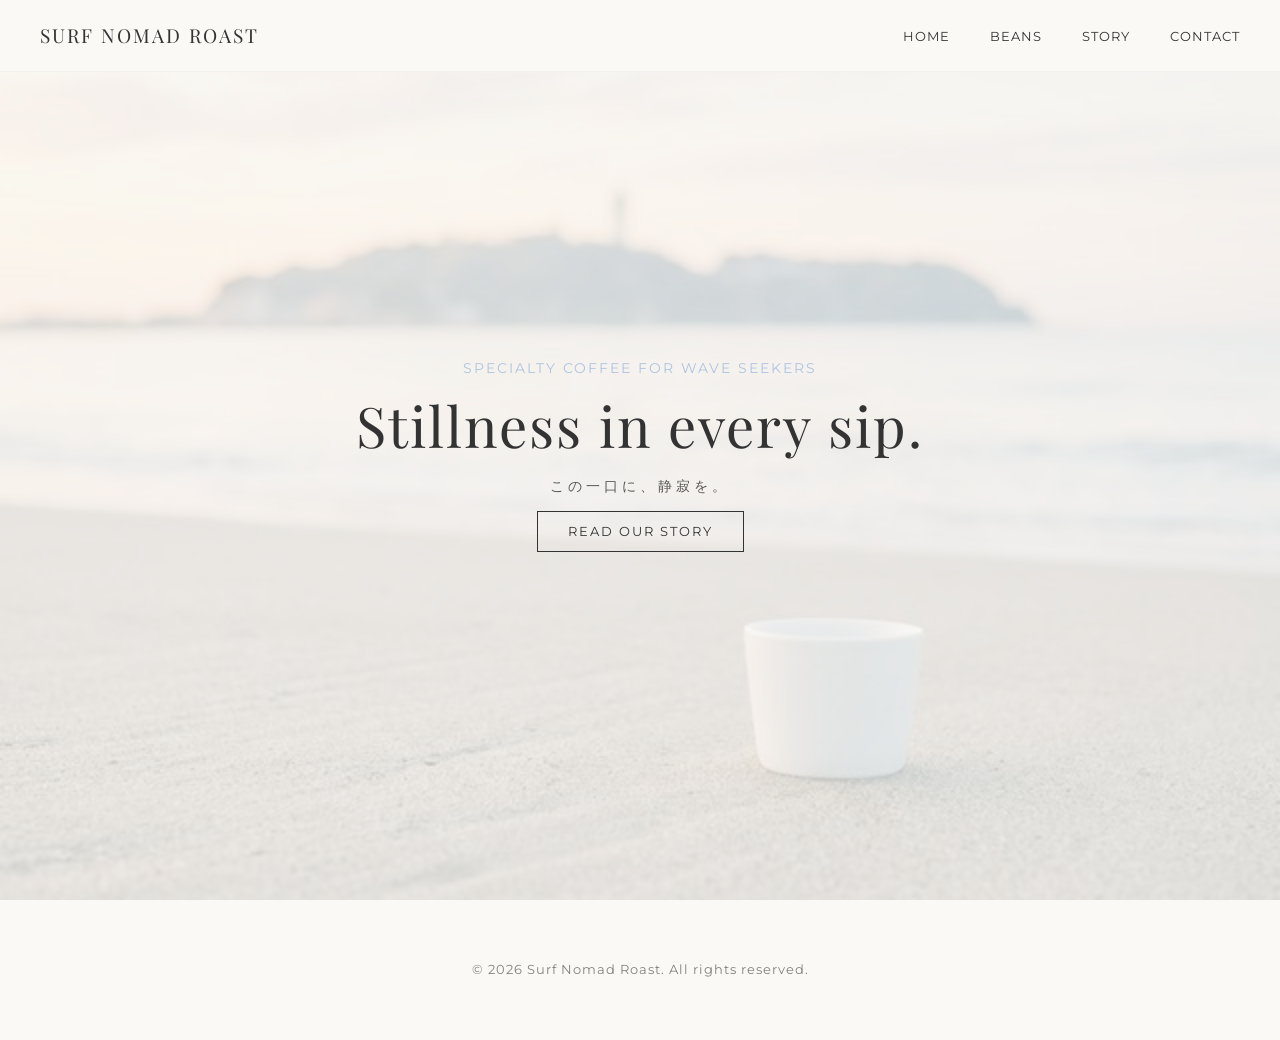
<file: index.html>
<!DOCTYPE html>
<html lang="ja">

<head>
    <meta charset="UTF-8">
    <meta name="viewport" content="width=device-width, initial-scale=1.0">
    <title>Surf Nomad Roast | 自分を見つめ直す時間です</title>

    <!-- Google Fonts -->
    <link rel="preconnect" href="https://fonts.googleapis.com">
    <link rel="preconnect" href="https://fonts.gstatic.com" crossorigin>
    <link
        href="https://fonts.googleapis.com/css2?family=Montserrat:wght@300;400&family=Playfair+Display:ital@0;1&display=swap"
        rel="stylesheet">

    <!-- Local CSS -->
    <link rel="stylesheet" href="css/style.css">
</head>

<body>

    <header>
        <div class="hero-bg"></div>

        <nav>
            <div class="nav-inner">
                <div class="logo"><a href="index.html">Surf Nomad Roast</a></div>
                <input type="checkbox" id="nav-toggle" class="nav-toggle">
                <label for="nav-toggle" class="nav-toggle-label">
                    <span></span>
                </label>
                <ul class="nav-links">
                    <li><a href="index.html">HOME</a></li>
                    <li><a href="products.html">BEANS</a></li>
                    <li><a href="about.html">STORY</a></li>
                    <li><a href="contact.html">CONTACT</a></li>
                </ul>
            </div>
            <div class="cart-placeholder"></div>
        </nav>

        <div class="hero-content">
            <p class="hero-subtitle">Specialty Coffee for Wave Seekers</p>
            <h1 class="hero-title">Stillness in every sip.</h1>
            <p class="hero-jp-subtitle">この一口に、静寂を。</p>
            <a href="about.html" class="cta-button">Read Our Story</a>
        </div>
    </header>

    <main>
        <!-- Homepage is focused on the Hero experience for maximum stillness -->
    </main>

    <footer>
        <p>&copy; 2026 Surf Nomad Roast. All rights reserved.</p>
    </footer>

</body>

</html>
</file>
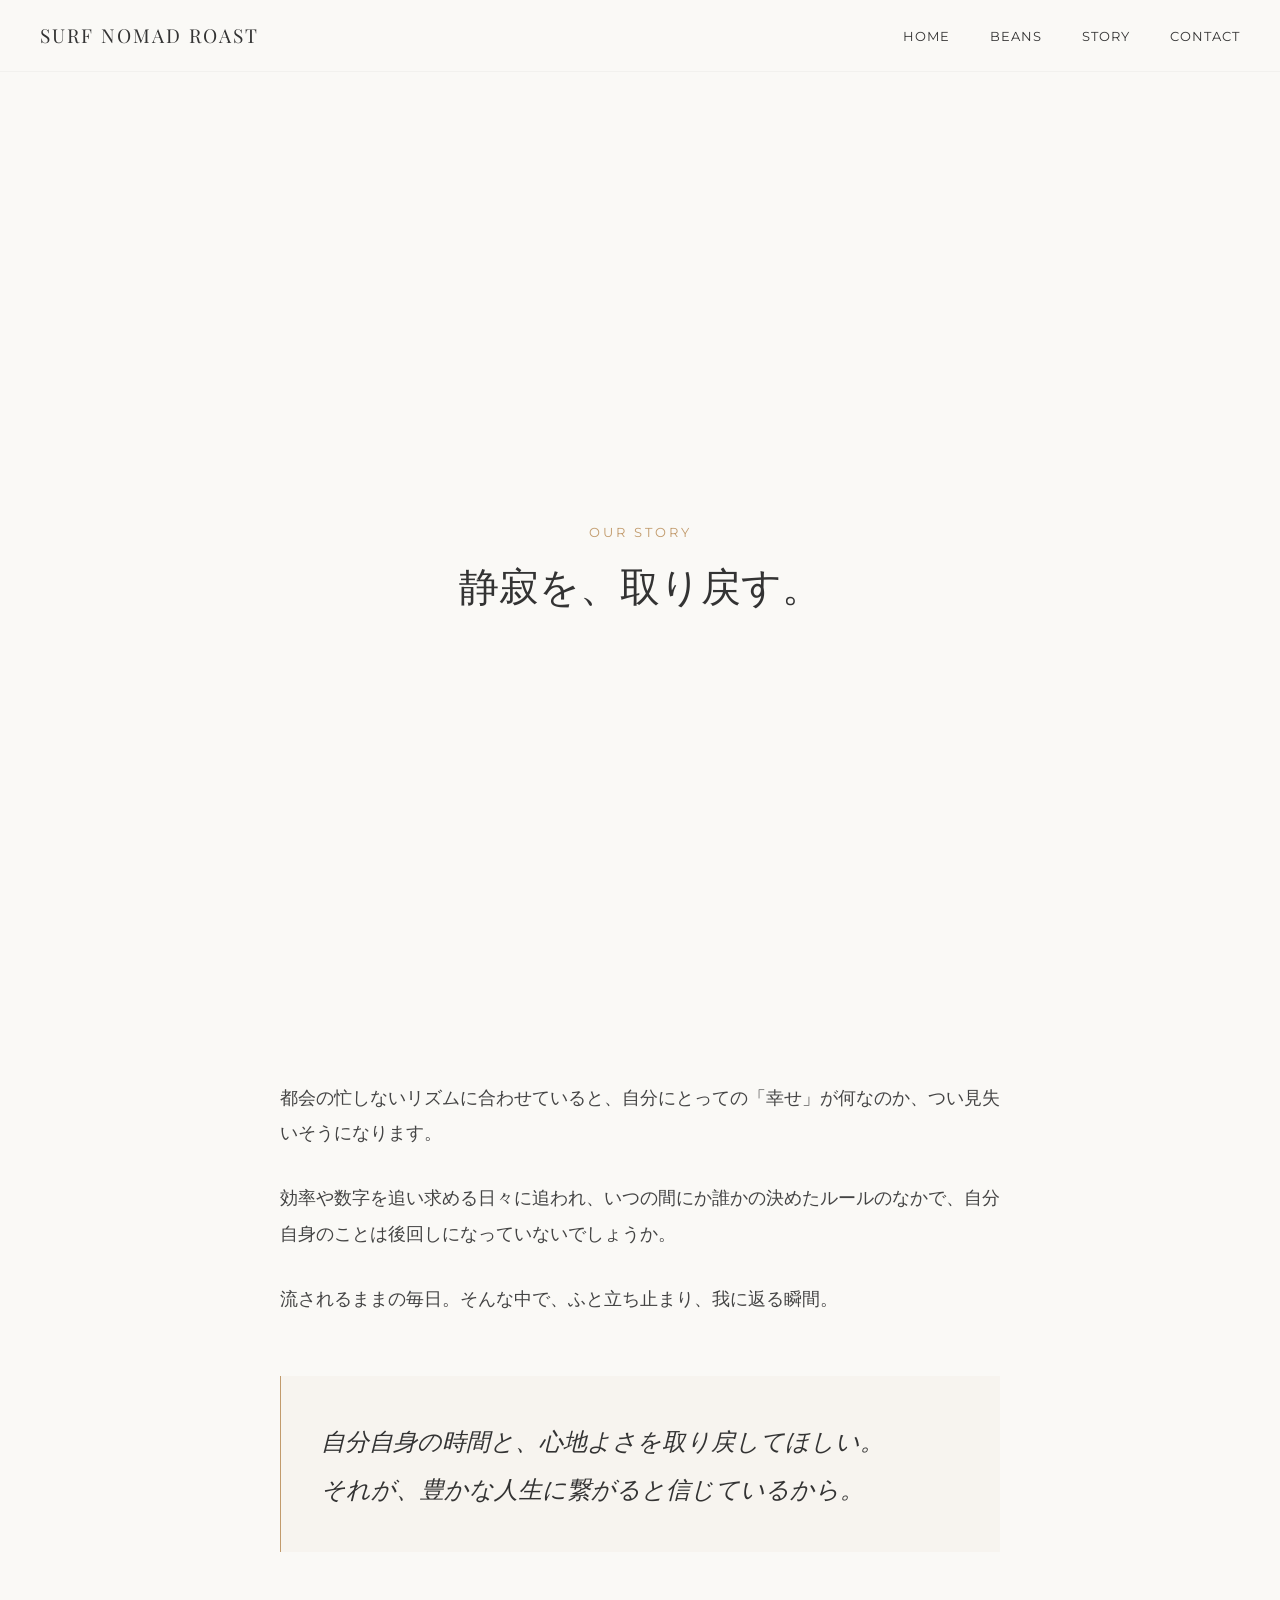
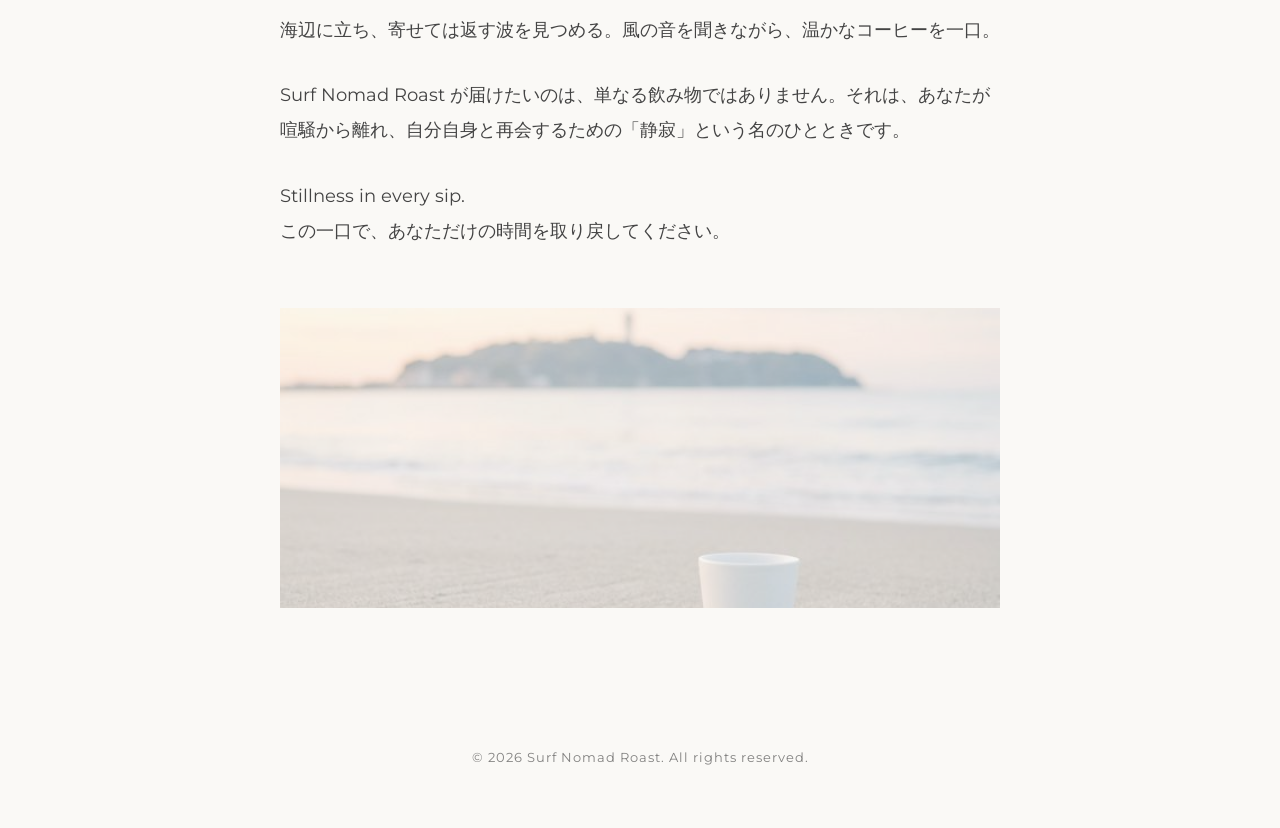
<file: about.html>
<!DOCTYPE html>
<html lang="ja">

<head>
    <meta charset="UTF-8">
    <meta name="viewport" content="width=device-width, initial-scale=1.0">
    <title>Our Story | Surf Nomad Roast</title>

    <!-- Google Fonts -->
    <link rel="preconnect" href="https://fonts.googleapis.com">
    <link rel="preconnect" href="https://fonts.gstatic.com" crossorigin>
    <link
        href="https://fonts.googleapis.com/css2?family=Montserrat:wght@300;400&family=Playfair+Display:ital@0;1&display=swap"
        rel="stylesheet">

    <!-- Local CSS -->
    <link rel="stylesheet" href="css/style.css">
</head>

<body>

    <nav>
        <div class="nav-inner">
            <div class="logo"><a href="index.html">Surf Nomad Roast</a></div>
            <input type="checkbox" id="nav-toggle" class="nav-toggle">
            <label for="nav-toggle" class="nav-toggle-label">
                <span></span>
            </label>
            <ul class="nav-links">
                <li><a href="index.html">HOME</a></li>
                <li><a href="products.html">BEANS</a></li>
                <li><a href="about.html">STORY</a></li>
                <li><a href="contact.html">CONTACT</a></li>
            </ul>
        </div>
    </nav>

    <main class="story-container">
        <header class="page-header">
            <p class="subtitle">Our Story</p>
            <h1 class="page-title">静寂を、取り戻す。</h1>
        </header>

        <section class="story-content">
            <p>
                都会の忙しないリズムに合わせていると、自分にとっての「幸せ」が何なのか、つい見失いそうになります。
            </p>

            <p>
                効率や数字を追い求める日々に追われ、いつの間にか誰かの決めたルールのなかで、自分自身のことは後回しになっていないでしょうか。
            </p>

            <p>
                流されるままの毎日。そんな中で、ふと立ち止まり、我に返る瞬間。
            </p>

            <div class="story-quote">
                <blockquote>
                    自分自身の時間と、心地よさを取り戻してほしい。<br>
                    それが、豊かな人生に繋がると信じているから。
                </blockquote>
            </div>

            <p>
                海辺に立ち、寄せては返す波を見つめる。風の音を聞きながら、温かなコーヒーを一口。
            </p>

            <p>
                Surf Nomad Roast が届けたいのは、単なる飲み物ではありません。それは、あなたが喧騒から離れ、自分自身と再会するための「静寂」という名のひとときです。
            </p>

            <p>
                Stillness in every sip. <br>
                この一口で、あなただけの時間を取り戻してください。
            </p>
        </section>

        <div class="story-footer-image">
            <!-- Placeholder for a peaceful image -->
            <div class="placeholder-img"></div>
        </div>
    </main>

    <footer>
        <p>&copy; 2026 Surf Nomad Roast. All rights reserved.</p>
    </footer>

</body>

</html>
</file>
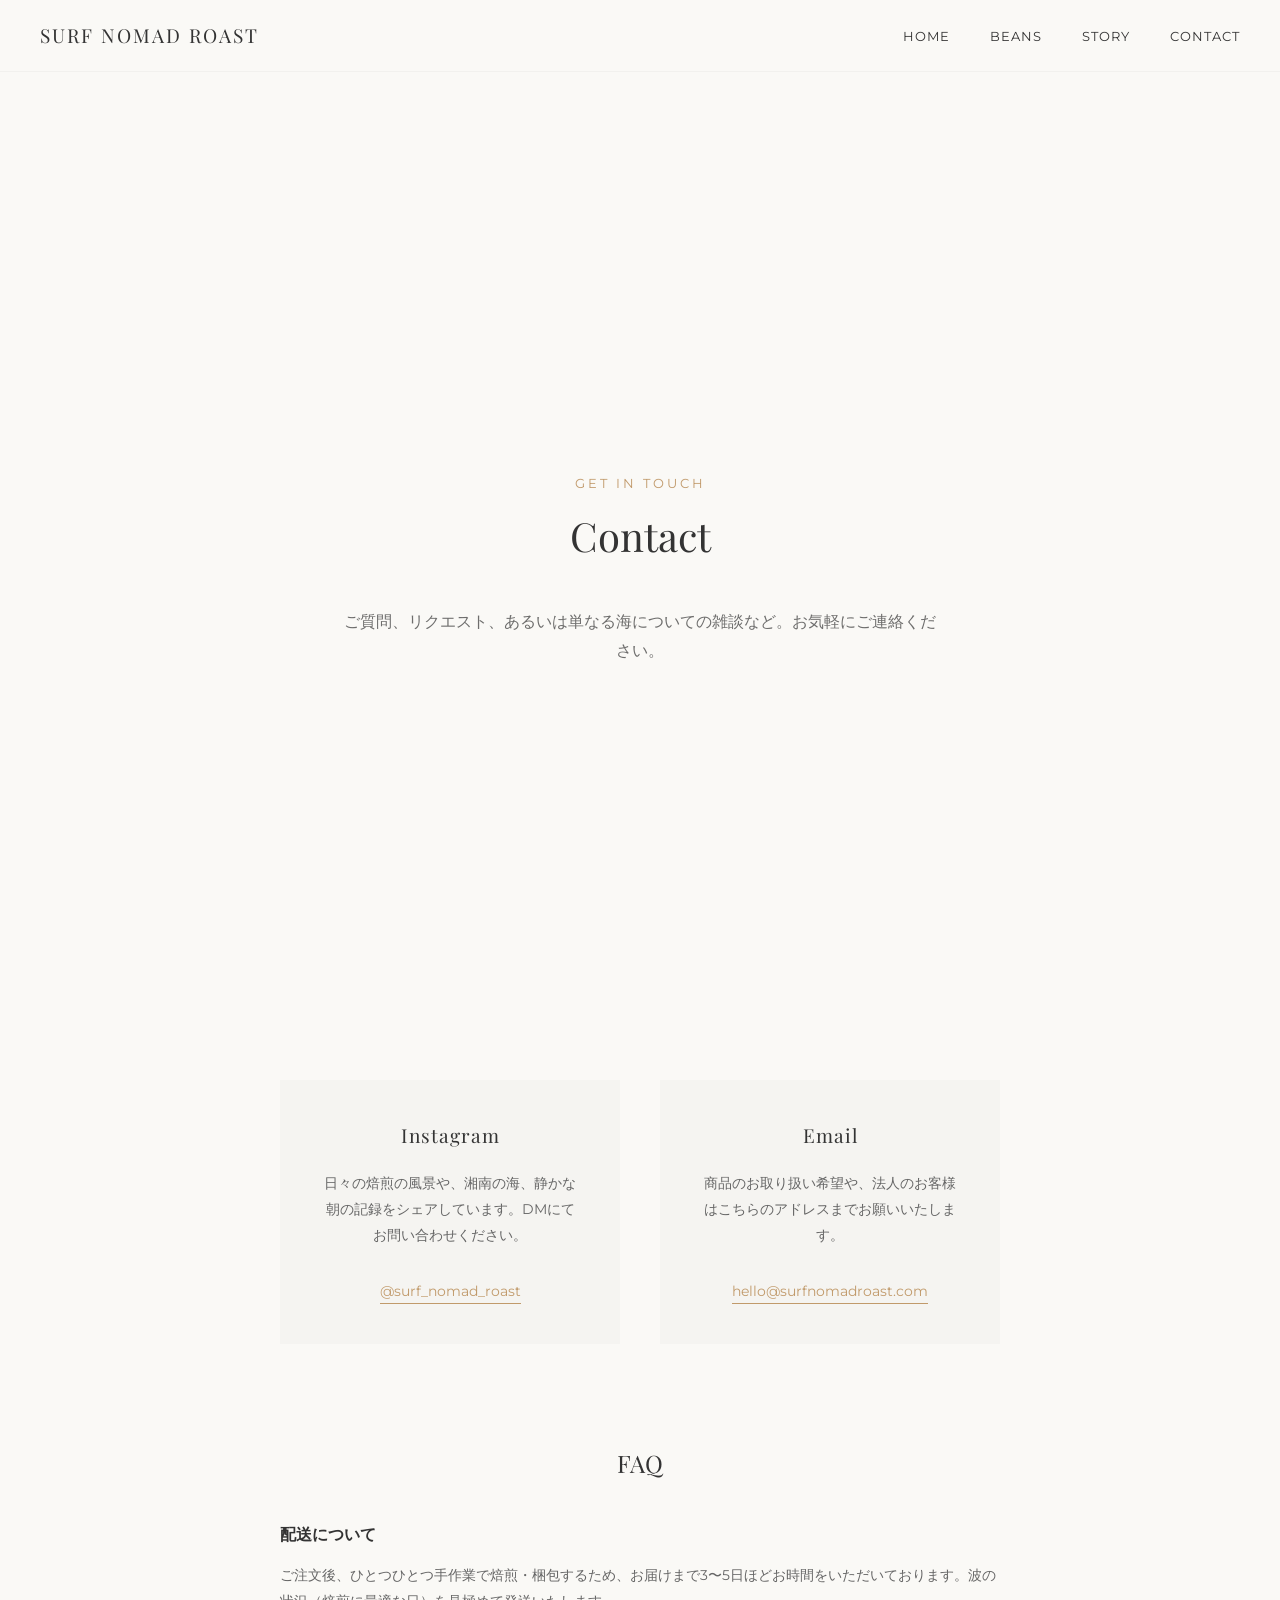
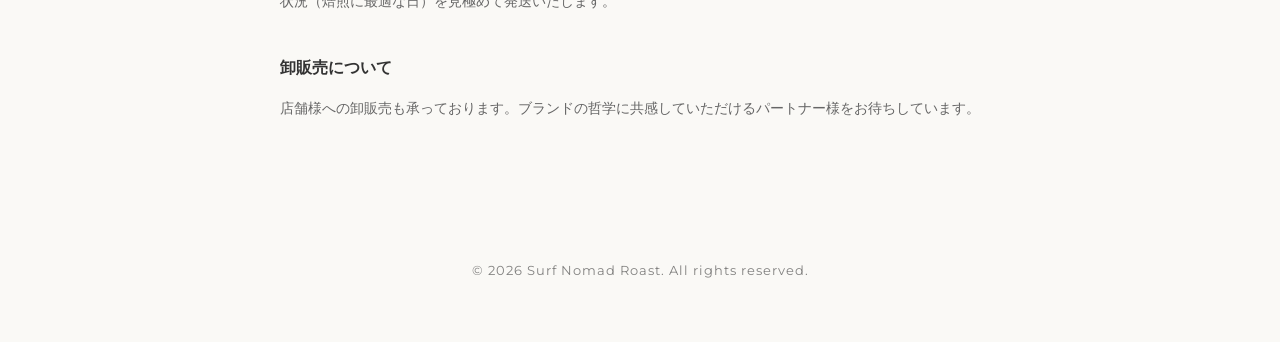
<file: contact.html>
<!DOCTYPE html>
<html lang="ja">

<head>
    <meta charset="UTF-8">
    <meta name="viewport" content="width=device-width, initial-scale=1.0">
    <title>Contact | Surf Nomad Roast</title>

    <!-- Google Fonts -->
    <link rel="preconnect" href="https://fonts.googleapis.com">
    <link rel="preconnect" href="https://fonts.gstatic.com" crossorigin>
    <link
        href="https://fonts.googleapis.com/css2?family=Montserrat:wght@300;400&family=Playfair+Display:ital@0;1&display=swap"
        rel="stylesheet">

    <!-- Local CSS -->
    <link rel="stylesheet" href="css/style.css">
</head>

<body>

    <nav>
        <div class="nav-inner">
            <div class="logo"><a href="index.html">Surf Nomad Roast</a></div>
            <input type="checkbox" id="nav-toggle" class="nav-toggle">
            <label for="nav-toggle" class="nav-toggle-label">
                <span></span>
            </label>
            <ul class="nav-links">
                <li><a href="index.html">HOME</a></li>
                <li><a href="products.html">BEANS</a></li>
                <li><a href="about.html">STORY</a></li>
                <li><a href="contact.html">CONTACT</a></li>
            </ul>
        </div>
    </nav>

    <main class="contact-container">
        <header class="page-header">
            <p class="subtitle">Get in Touch</p>
            <h1 class="page-title">Contact</h1>
            <p class="page-intro">ご質問、リクエスト、あるいは単なる海についての雑談など。お気軽にご連絡ください。</p>
        </header>

        <section class="contact-methods">
            <div class="contact-card">
                <h2>Instagram</h2>
                <p>日々の焙煎の風景や、湘南の海、静かな朝の記録をシェアしています。DMにてお問い合わせください。</p>
                <a href="#" class="contact-link">@surf_nomad_roast</a>
            </div>

            <div class="contact-card">
                <h2>Email</h2>
                <p>商品のお取り扱い希望や、法人のお客様はこちらのアドレスまでお願いいたします。</p>
                <a href="mailto:hello@surfnomadroast.com" class="contact-link">hello@surfnomadroast.com</a>
            </div>
        </section>

        <section class="contact-faq">
            <h3>FAQ</h3>
            <div class="faq-item">
                <h4>配送について</h4>
                <p>ご注文後、ひとつひとつ手作業で焙煎・梱包するため、お届けまで3〜5日ほどお時間をいただいております。波の状況（焙煎に最適な日）を見極めて発送いたします。</p>
            </div>
            <div class="faq-item">
                <h4>卸販売について</h4>
                <p>店舗様への卸販売も承っております。ブランドの哲学に共感していただけるパートナー様をお待ちしています。</p>
            </div>
        </section>
    </main>

    <footer>
        <p>&copy; 2026 Surf Nomad Roast. All rights reserved.</p>
    </footer>

</body>

</html>
</file>
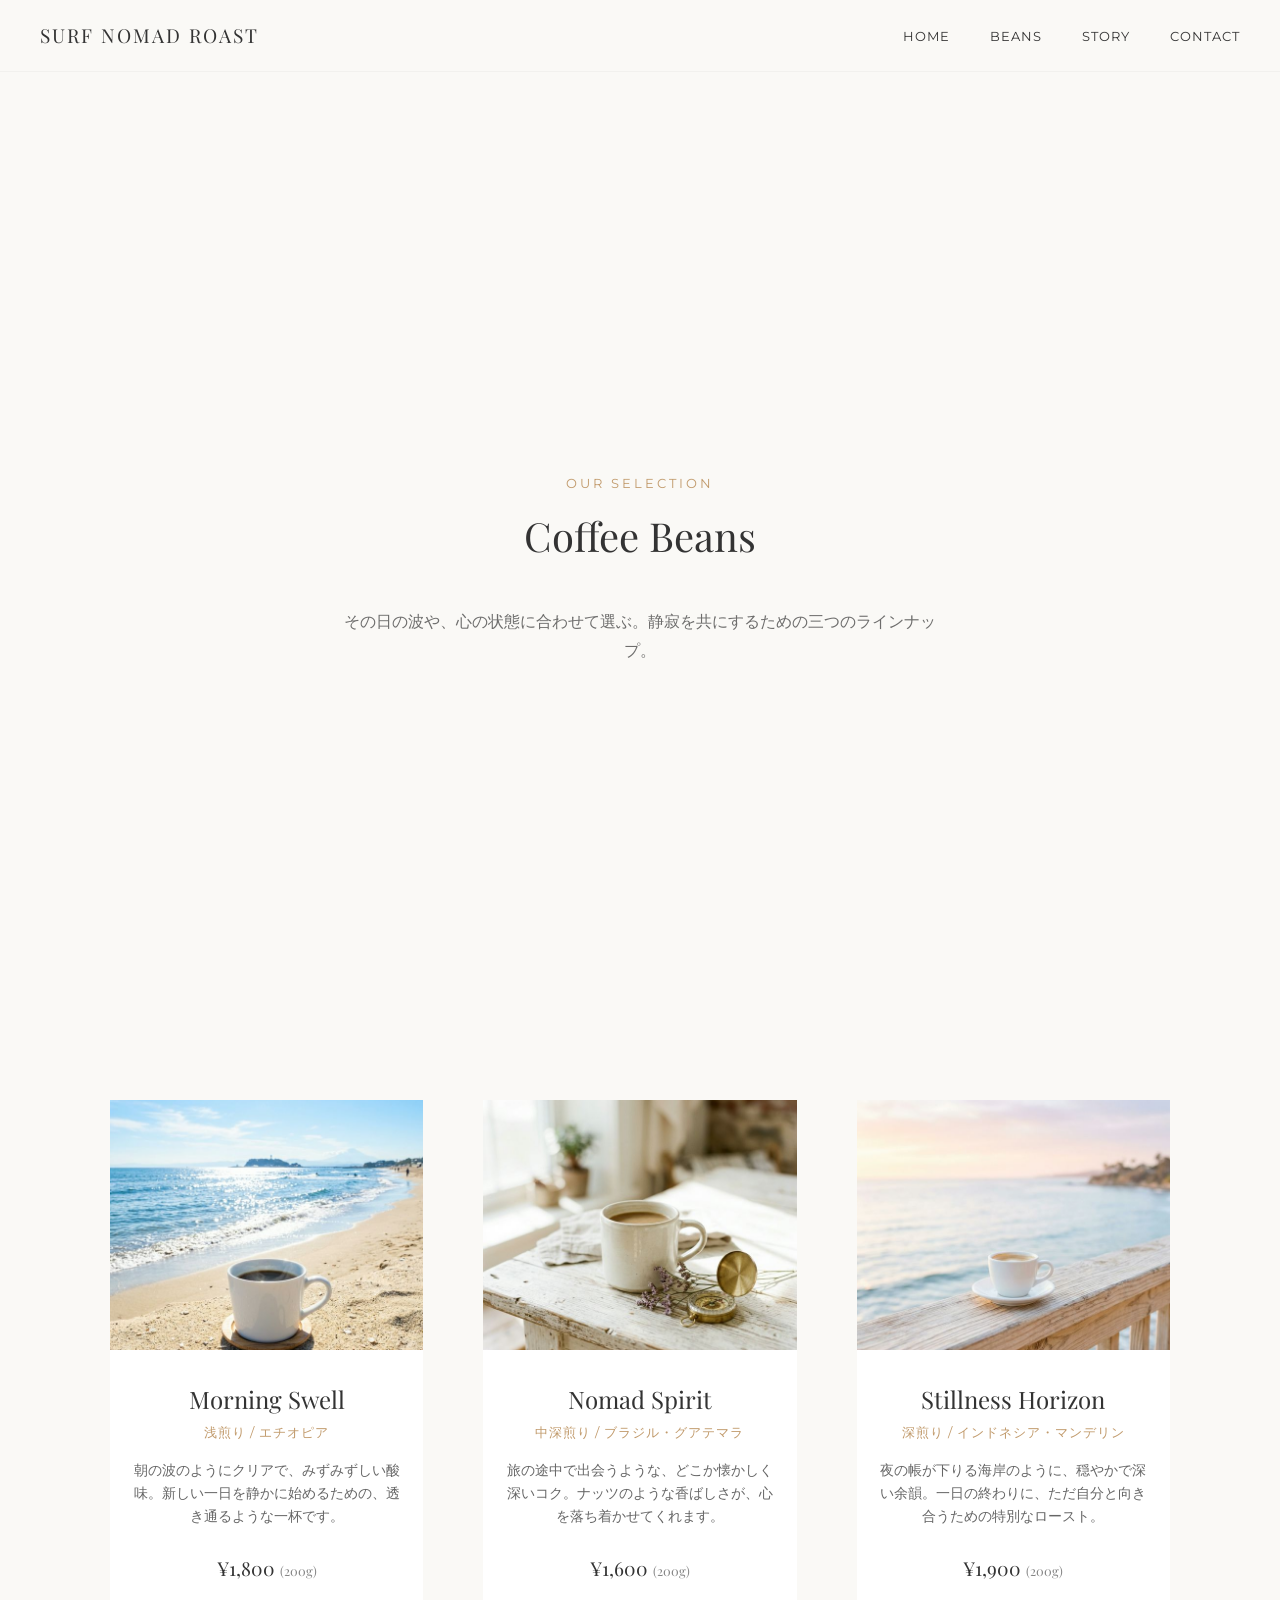
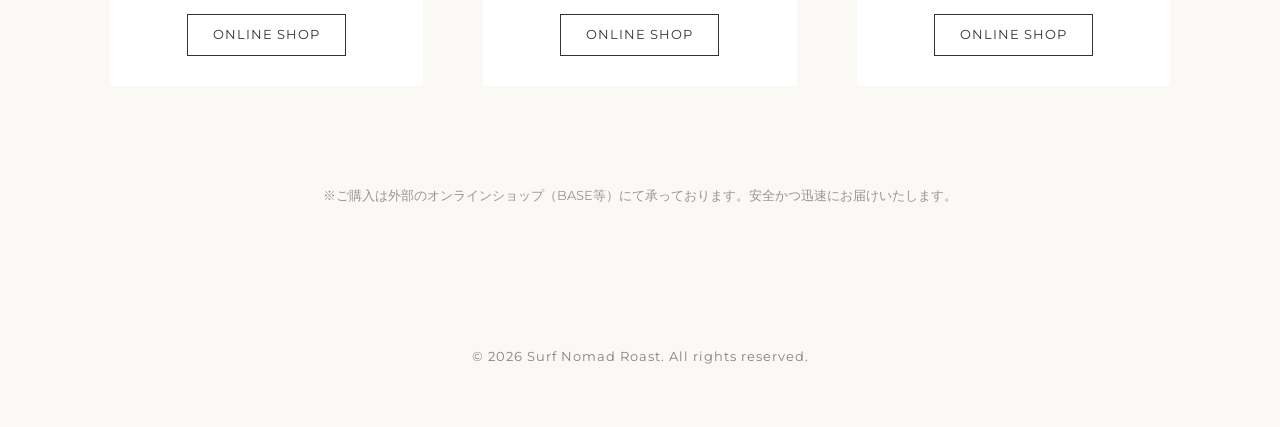
<file: products.html>
<!DOCTYPE html>
<html lang="ja">

<head>
    <meta charset="UTF-8">
    <meta name="viewport" content="width=device-width, initial-scale=1.0">
    <title>Coffee Beans | Surf Nomad Roast</title>

    <!-- Google Fonts -->
    <link rel="preconnect" href="https://fonts.googleapis.com">
    <link rel="preconnect" href="https://fonts.gstatic.com" crossorigin>
    <link
        href="https://fonts.googleapis.com/css2?family=Montserrat:wght@300;400&family=Playfair+Display:ital@0;1&display=swap"
        rel="stylesheet">

    <!-- Local CSS -->
    <link rel="stylesheet" href="css/style.css">
</head>

<body>

    <nav>
        <div class="nav-inner">
            <div class="logo"><a href="index.html">Surf Nomad Roast</a></div>
            <input type="checkbox" id="nav-toggle" class="nav-toggle">
            <label for="nav-toggle" class="nav-toggle-label">
                <span></span>
            </label>
            <ul class="nav-links">
                <li><a href="index.html">HOME</a></li>
                <li><a href="products.html">BEANS</a></li>
                <li><a href="about.html">STORY</a></li>
                <li><a href="contact.html">CONTACT</a></li>
            </ul>
        </div>
    </nav>

    <main class="products-container">
        <header class="page-header">
            <p class="subtitle">Our Selection</p>
            <h1 class="page-title">Coffee Beans</h1>
            <p class="page-intro">その日の波や、心の状態に合わせて選ぶ。静寂を共にするための三つのラインナップ。</p>
        </header>

        <section class="product-grid">
            <!-- Product 1 -->
            <article class="product-card">
                <div class="product-image">
                    <img src="images/morning_swell.png" alt="Morning Swell">
                </div>
                <div class="product-info">
                    <h2 class="product-name">Morning Swell</h2>
                    <p class="product-note">浅煎り / エチオピア</p>
                    <p class="product-desc">朝の波のようにクリアで、みずみずしい酸味。新しい一日を静かに始めるための、透き通るような一杯です。</p>
                    <p class="product-price">¥1,800 <span class="unit">(200g)</span></p>
                    <a href="#" class="buy-button">Online Shop</a>
                </div>
            </article>

            <!-- Product 2 -->
            <article class="product-card">
                <div class="product-image">
                    <img src="images/nomad_spirit.png" alt="Nomad Spirit">
                </div>
                <div class="product-info">
                    <h2 class="product-name">Nomad Spirit</h2>
                    <p class="product-note">中深煎り / ブラジル・グアテマラ</p>
                    <p class="product-desc">旅の途中で出会うような、どこか懐かしく深いコク。ナッツのような香ばしさが、心を落ち着かせてくれます。</p>
                    <p class="product-price">¥1,600 <span class="unit">(200g)</span></p>
                    <a href="#" class="buy-button">Online Shop</a>
                </div>
            </article>

            <!-- Product 3 -->
            <article class="product-card">
                <div class="product-image">
                    <img src="images/stillness_horizon.png" alt="Stillness Horizon">
                </div>
                <div class="product-info">
                    <h2 class="product-name">Stillness Horizon</h2>
                    <p class="product-note">深煎り / インドネシア・マンデリン</p>
                    <p class="product-desc">夜の帳が下りる海岸のように、穏やかで深い余韻。一日の終わりに、ただ自分と向き合うための特別なロースト。</p>
                    <p class="product-price">¥1,900 <span class="unit">(200g)</span></p>
                    <a href="#" class="buy-button">Online Shop</a>
                </div>
            </article>
        </section>

        <section class="external-info">
            <p>※ご購入は外部のオンラインショップ（BASE等）にて承っております。安全かつ迅速にお届けいたします。</p>
        </section>
    </main>

    <footer>
        <p>&copy; 2026 Surf Nomad Roast. All rights reserved.</p>
    </footer>

</body>

</html>
</file>
<file: css/style.css>
:root {
    /* Colors based on 'Airy Stillness' concept */
    --base-color: #FAF9F6;
    --main-color: #B0C4DE;
    /* Morning Mist Blue */
    --accent-color: #C19A6B;
    /* Sun-kissed Wood */
    --text-color: #333333;
    --white: #FFFFFF;

    /* Typography */
    --font-serif: 'Playfair Display', serif;
    --font-sans: 'Montserrat', sans-serif;
}

* {
    margin: 0;
    padding: 0;
    box-sizing: border-box;
}

body {
    background-color: var(--base-color);
    color: var(--text-color);
    font-family: var(--font-sans);
    line-height: 1.6;
    overflow-x: hidden;
}

h1,
h2,
h3 {
    font-family: var(--font-serif);
    font-weight: 400;
}

/* Header & Navigation */
header {
    height: 100vh;
    width: 100%;
    position: relative;
    display: flex;
    flex-direction: column;
    justify-content: center;
    align-items: center;
    text-align: center;
    padding: 20px;
}

nav {
    position: fixed;
    top: 0;
    left: 0;
    width: 100%;
    background-color: rgba(250, 249, 246, 0.98);
    backdrop-filter: blur(8px);
    z-index: 1000;
    border-bottom: 1px solid rgba(0, 0, 0, 0.03);
    transition: all 0.3s ease;
}

.nav-inner {
    max-width: 1400px;
    margin: 0 auto;
    padding: 20px 40px;
    display: flex;
    justify-content: space-between;
    align-items: center;
}

.logo {
    font-family: var(--font-serif);
    font-size: 1.2rem;
    letter-spacing: 2px;
    text-transform: uppercase;
}

.logo a {
    text-decoration: none;
    color: inherit;
    display: block;
}

/* Navigation Toggle (Hidden by default) */
.nav-toggle {
    display: none !important;
    opacity: 0;
    pointer-events: none;
    position: absolute;
}

.nav-links {
    display: flex;
    list-style: none;
    gap: 40px;
    margin-left: auto;
    /* Increased gap slightly for better breathing room */
}

.nav-links a {
    text-decoration: none;
    color: var(--text-color);
    font-size: 0.8rem;
    text-transform: uppercase;
    letter-spacing: 1px;
    transition: opacity 0.3s;
}

.nav-links a:hover {
    opacity: 0.6;
}

/* Hero Section */
.hero-content {
    z-index: 1;
}

.hero-title {
    font-size: 3.5rem;
    margin-bottom: 5px;
    letter-spacing: 2px;
}

.hero-jp-subtitle {
    font-size: 0.9rem;
    letter-spacing: 4px;
    margin-bottom: 20px;
    opacity: 0.8;
}

.hero-subtitle {
    font-size: 0.9rem;
    letter-spacing: 2px;
    color: var(--main-color);
    text-transform: uppercase;
}

/* Hero Image Background (placeholder/style) */
.hero-bg {
    position: absolute;
    top: 0;
    left: 0;
    width: 100%;
    height: 100%;
    background-image: url('../images/hero_bg.png');
    /* Completely clean image (no text) */
    background-size: cover;
    background-position: center;
    opacity: 0.25;
    /* Slightly increased for better visibility of the photo */
    z-index: 0;
}

/* Call to Action */
.cta-button {
    margin-top: 40px;
    padding: 12px 30px;
    border: 1px solid var(--text-color);
    background: transparent;
    color: var(--text-color);
    text-decoration: none;
    font-size: 0.8rem;
    letter-spacing: 2px;
    text-transform: uppercase;
    transition: all 0.3s;
}

.cta-button:hover {
    background-color: var(--text-color);
    color: var(--base-color);
}

/* Unified Header handled by nav class above */
.story-container {
    max-width: 800px;
    margin: 120px auto 80px;
    /* Added top margin for fixed header */
    padding: 0 40px;
}

.page-header {
    text-align: center;
    margin-bottom: 60px;
}

.page-header .subtitle {
    font-size: 0.8rem;
    letter-spacing: 3px;
    text-transform: uppercase;
    color: var(--accent-color);
    margin-bottom: 10px;
}

.page-title {
    font-size: 2.5rem;
}

.story-content {
    font-size: 1.1rem;
    line-height: 2;
    color: #444;
}

.story-content p {
    margin-bottom: 30px;
}

.story-content .lead {
    font-size: 1.3rem;
    color: var(--text-color);
    margin-bottom: 50px;
}

.story-quote {
    margin: 60px 0;
    padding: 40px;
    border-left: 1px solid var(--accent-color);
    background-color: rgba(193, 154, 107, 0.05);
}

.story-quote blockquote {
    font-family: var(--font-serif);
    font-size: 1.5rem;
    font-style: italic;
    color: var(--text-color);
}

.placeholder-img {
    width: 100%;
    height: 300px;
    background-color: #eee;
    margin-top: 60px;
    background-image: url('../images/hero_bg.png');
    background-size: cover;
    background-position: center;
    opacity: 0.5;
}

footer {
    text-align: center;
    padding: 60px 20px;
    font-size: 0.8rem;
    opacity: 0.6;
    letter-spacing: 1px;
}

/* Products Page Styles */
.products-container {
    max-width: 1100px;
    margin: 120px auto 80px;
    /* Added top margin for fixed header */
    padding: 0 20px;
}

.page-intro {
    max-width: 600px;
    margin: 40px auto 0;
    /* Increased margin-top for better spacing from the title */
    font-size: 1rem;
    line-height: 1.8;
    opacity: 0.7;
}

.product-grid {
    display: grid;
    grid-template-columns: repeat(auto-fit, minmax(300px, 1fr));
    gap: 60px;
    margin-top: 80px;
}

.product-card {
    background-color: var(--white);
    transition: transform 0.3s ease;
}

.product-image {
    width: 100%;
    height: 250px;
    overflow: hidden;
    background-color: #f0f0f0;
}

.product-image img {
    width: 100%;
    height: 100%;
    object-fit: cover;
    transition: transform 0.5s ease;
}

.product-card:hover .product-image img {
    transform: scale(1.05);
}

.product-info {
    padding: 30px 20px;
    text-align: center;
}

.product-name {
    font-size: 1.5rem;
    margin-bottom: 5px;
}

.product-note {
    font-size: 0.8rem;
    color: var(--accent-color);
    margin-bottom: 15px;
    text-transform: uppercase;
    letter-spacing: 1px;
}

.product-desc {
    font-size: 0.9rem;
    color: #666;
    margin-bottom: 25px;
}

.product-price {
    font-size: 1.2rem;
    margin-bottom: 30px;
    font-family: var(--font-serif);
}

.product-price .unit {
    font-size: 0.8rem;
    opacity: 0.6;
}

.buy-button {
    display: inline-block;
    padding: 10px 25px;
    border: 1px solid var(--text-color);
    text-decoration: none;
    color: var(--text-color);
    font-size: 0.8rem;
    text-transform: uppercase;
    letter-spacing: 1px;
    transition: all 0.3s;
}

.buy-button:hover {
    background-color: var(--text-color);
    color: var(--base-color);
}

.external-info {
    text-align: center;
    margin-top: 100px;
    font-size: 0.8rem;
    opacity: 0.5;
}

/* Responsive */
/* Contact Page Styles */
.contact-container {
    max-width: 800px;
    margin: 120px auto 80px;
    /* Added top margin for fixed header */
    padding: 0 40px;
}

.contact-methods {
    display: grid;
    grid-template-columns: 1fr 1fr;
    gap: 40px;
    margin-top: 60px;
    margin-bottom: 100px;
}

.contact-card {
    padding: 40px;
    background-color: rgba(0, 0, 0, 0.02);
    text-align: center;
}

.contact-card h2 {
    font-size: 1.2rem;
    margin-bottom: 20px;
    letter-spacing: 1px;
}

.contact-card p {
    font-size: 0.9rem;
    line-height: 1.8;
    color: #666;
    margin-bottom: 30px;
}

.contact-link {
    color: var(--accent-color);
    text-decoration: none;
    font-size: 0.9rem;
    border-bottom: 1px solid var(--accent-color);
    padding-bottom: 3px;
    transition: opacity 0.3s;
}

.contact-link:hover {
    opacity: 0.6;
}

.contact-faq {
    margin-top: 80px;
}

.contact-faq h3 {
    text-align: center;
    font-size: 1.5rem;
    margin-bottom: 40px;
    font-family: var(--font-serif);
}

.faq-item {
    margin-bottom: 40px;
}

.faq-item h4 {
    font-size: 1rem;
    margin-bottom: 15px;
}

.faq-item p {
    font-size: 0.9rem;
    line-height: 1.8;
    color: #666;
}

@media (max-width: 768px) {
    .contact-methods {
        grid-template-columns: 1fr;
    }
}

/* Homepage Sections */
.home-container {
    max-width: 1100px;
    margin: 100px auto;
    padding: 0 40px;
}

.home-intro {
    text-align: center;
    margin: 120px auto;
}

.home-intro .subtitle {
    font-size: 0.8rem;
    letter-spacing: 3px;
    text-transform: uppercase;
    color: var(--accent-color);
    margin-bottom: 20px;
}

.home-intro h2 {
    font-size: 2.2rem;
    margin-bottom: 30px;
    font-family: var(--font-serif);
}

.home-intro .intro-text {
    max-width: 700px;
    margin: 0 auto 40px;
    line-height: 2.2;
    color: #555;
    font-size: 1.1rem;
}

.link-styled {
    color: var(--text-color);
    text-decoration: none;
    font-size: 0.9rem;
    border-bottom: 1px solid var(--accent-color);
    padding-bottom: 5px;
    transition: opacity 0.3s;
}

.link-styled:hover {
    opacity: 0.6;
}

/* Featured Product */
.featured-product {
    margin: 150px 0;
    padding: 100px 40px;
    background-color: white;
}

.featured-inner {
    display: flex;
    align-items: center;
    gap: 80px;
    max-width: 1000px;
    margin: 0 auto;
}

.featured-image {
    flex: 1.2;
}

.featured-image img {
    width: 100%;
    height: auto;
    object-fit: cover;
    box-shadow: 30px 30px 0 var(--base-color);
}

.featured-info {
    flex: 1;
}

.featured-info .tag {
    font-size: 0.7rem;
    letter-spacing: 2px;
    text-transform: uppercase;
    color: var(--accent-color);
    margin-bottom: 15px;
}

.featured-info h3 {
    font-size: 2.5rem;
    margin-bottom: 25px;
    font-family: var(--font-serif);
}

.featured-info .desc {
    margin-bottom: 40px;
    line-height: 2;
    color: #666;
}

@media (max-width: 900px) {
    .featured-inner {
        flex-direction: column;
        gap: 60px;
    }

    .featured-info {
        text-align: center;
    }

    .featured-image img {
        box-shadow: 15px 15px 0 var(--base-color);
    }
}

.nav-toggle {
    display: none !important;
}

/* Mobile Styles (Override Desktop) */
@media (max-width: 768px) {
    .nav-toggle-label {
        display: block;
        margin-left: auto;
        cursor: pointer;
        padding: 10px;
        z-index: 1001;
    }

    .nav-toggle-label span,
    .nav-toggle-label span::before,
    .nav-toggle-label span::after {
        display: block;
        background: var(--text-color);
        height: 1px;
        width: 25px;
        position: relative;
    }

    .nav-toggle-label span::before,
    .nav-toggle-label span::after {
        content: '';
        position: absolute;
    }

    .nav-toggle-label span::before {
        bottom: 7px;
    }

    .nav-toggle-label span::after {
        top: 7px;
    }

    /* Menu Visibility Logic */
    .nav-links {
        position: fixed;
        top: 0;
        left: 0;
        width: 100%;
        height: 100vh;
        background: rgba(250, 249, 246, 0.98);
        backdrop-filter: blur(15px);
        flex-direction: column;
        justify-content: center;
        align-items: center;
        padding: 0;
        gap: 35px;
        opacity: 0;
        visibility: hidden;
        pointer-events: none;
        transform: scale(1.05);
        transition: all 0.4s cubic-bezier(0.165, 0.84, 0.44, 1);
        z-index: 1000;
    }

    .nav-toggle:checked~.nav-links {
        opacity: 1;
        visibility: visible;
        pointer-events: auto;
        transform: scale(1);
    }

    /* Responsive adjustments for other elements */
    .hero-title {
        font-size: 2.5rem;
    }

    .home-intro h2 {
        font-size: 1.8rem;
    }

    .product-grid {
        gap: 40px;
    }

    .featured-inner {
        flex-direction: column;
        gap: 60px;
    }

    .featured-info {
        text-align: center;
    }
}
</file>
